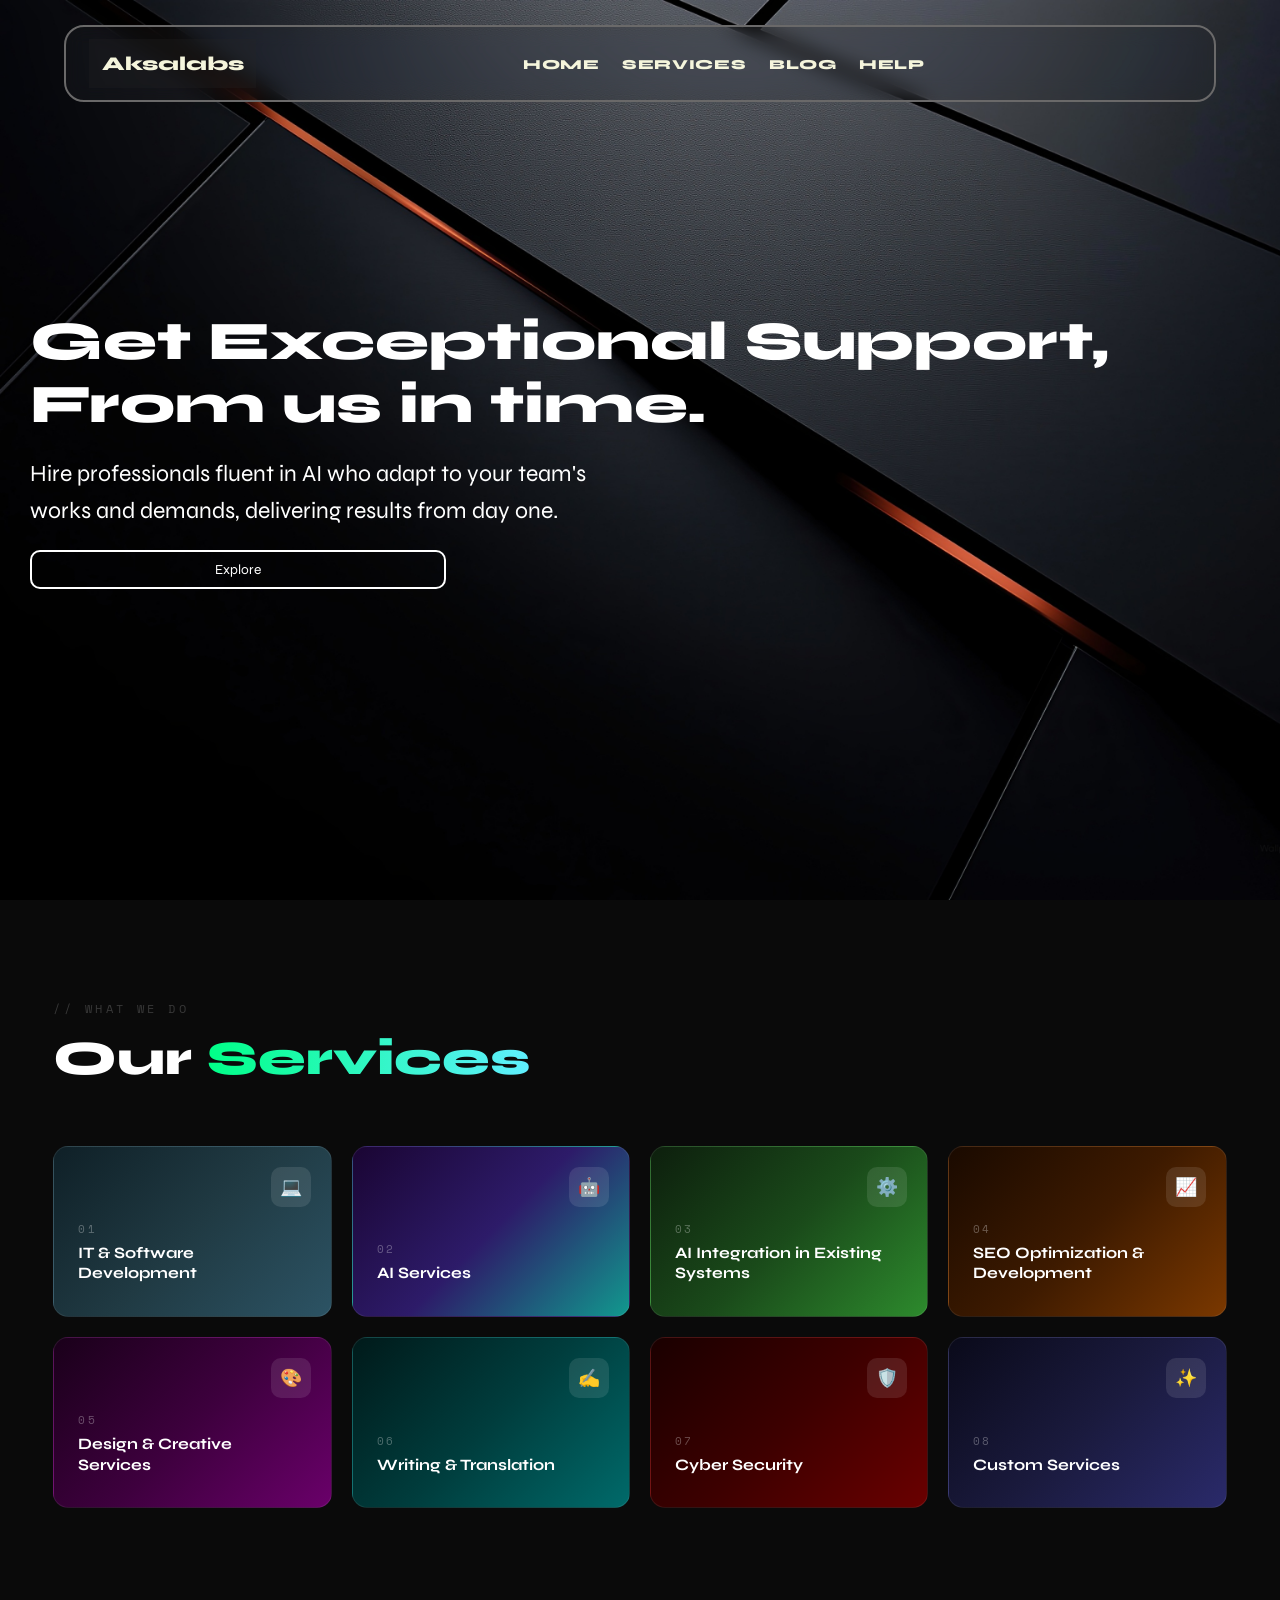
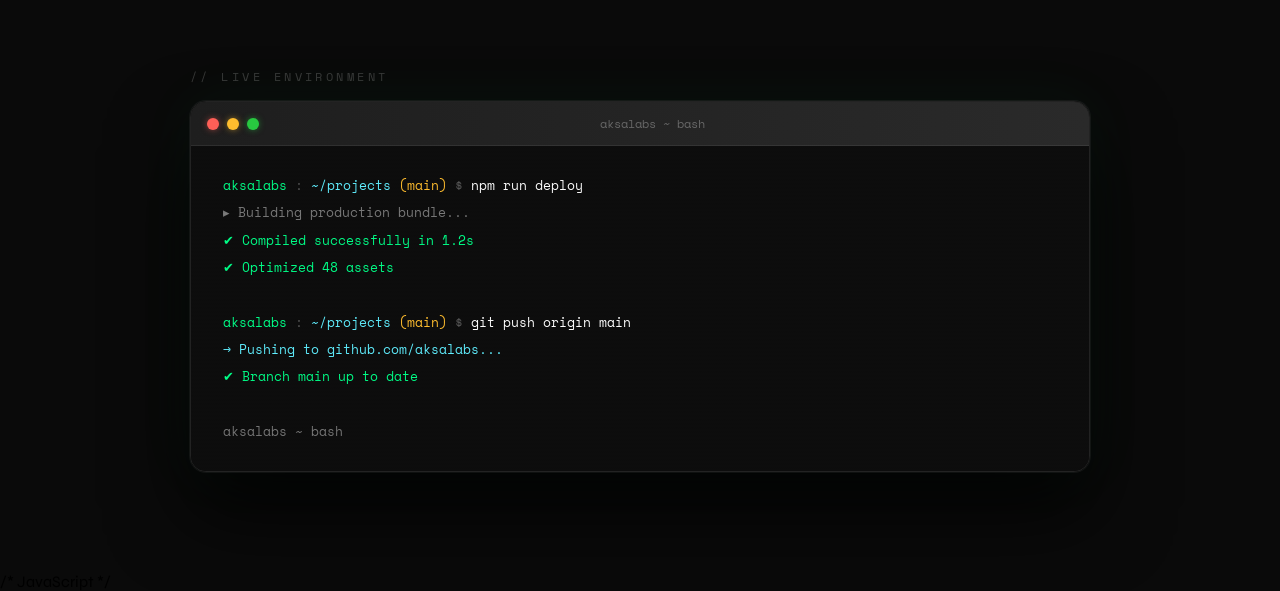
<file: index.html>
<!DOCTYPE html>
<html lang="en">
<head>
    <meta charset="UTF-8">
    <meta name="viewport" content="width=device-width, initial-scale=1.0">
    <title>Aksalabs</title>
    <link href="https://fonts.googleapis.com/css2?family=Space+Mono:wght@400;700&family=Syne:wght@400;700;800;900&display=swap" rel="stylesheet">
    <link rel="stylesheet" href="style.css">
</head>
<body>

    <!-- Checkbox OUTSIDE nav so ~ sibling selector can reach nav -->
    <input type="checkbox" id="nav-toggle">

    <!-- NAV -->
    <nav>
        <h1 class="nav-logo">Aksalabs</h1>

        <!-- Hamburger — only visible below 1092px -->
        <label class="hamburger-label" for="nav-toggle">
            <span></span>
            <span></span>
            <span></span>
        </label>

        <ul class="nav-links">
            <li><a href="">Home</a></li>
            <li><a href="">Services</a></li>
            <li><a href="">Blog</a></li>
            <li><a href="">Help</a></li>
        </ul>
    </nav>

    <!-- HERO -->
    <main>
        <img src="background.jpeg" alt="background">
        <h1>Get Exceptional Support,<br>From us in time.</h1>
        <h3>
            Hire professionals fluent in AI who adapt to your team's<br>
            works and demands, delivering results from day one.
        </h3>
        <a href="#serviceclass" class="explorebtn">
            <span class="btn-text">Explore</span>
            <span class="btnicon">
                <svg xmlns="http://www.w3.org/2000/svg" width="15" height="15" viewBox="0 0 24 24"
                     fill="none" stroke="currentColor" stroke-width="2"
                     stroke-linecap="round" stroke-linejoin="round">
                    <line x1="22" y1="2" x2="11" y2="13"></line>
                    <polygon points="22 2 15 22 11 13 2 9 22 2"></polygon>
                </svg>
            </span>
        </a>
    </main>

    <!-- SERVICES -->
    <section class="services-section" id="serviceclass">
        <p class="services-label">// what we do</p>
        <h2 class="services-heading">Our <span>Services</span></h2>
        <div class="serviceclass">

            <a href="" class="servicelooks">
                <span class="card-icon">💻</span>
                <span class="card-number">01</span>
                <span class="card-title">IT & Software Development</span>
                <span class="card-arrow">
                    <svg width="14" height="14" viewBox="0 0 24 24" fill="none" stroke="white" stroke-width="2">
                        <line x1="7" y1="17" x2="17" y2="7"/><polyline points="7 7 17 7 17 17"/>
                    </svg>
                </span>
            </a>

            <a href="" class="servicelooks">
                <span class="card-icon">🤖</span>
                <span class="card-number">02</span>
                <span class="card-title">AI Services</span>
                <span class="card-arrow">
                    <svg width="14" height="14" viewBox="0 0 24 24" fill="none" stroke="white" stroke-width="2">
                        <line x1="7" y1="17" x2="17" y2="7"/><polyline points="7 7 17 7 17 17"/>
                    </svg>
                </span>
            </a>

            <a href="" class="servicelooks">
                <span class="card-icon">⚙️</span>
                <span class="card-number">03</span>
                <span class="card-title">AI Integration in Existing Systems</span>
                <span class="card-arrow">
                    <svg width="14" height="14" viewBox="0 0 24 24" fill="none" stroke="white" stroke-width="2">
                        <line x1="7" y1="17" x2="17" y2="7"/><polyline points="7 7 17 7 17 17"/>
                    </svg>
                </span>
            </a>

            <a href="" class="servicelooks">
                <span class="card-icon">📈</span>
                <span class="card-number">04</span>
                <span class="card-title">SEO Optimization & Development</span>
                <span class="card-arrow">
                    <svg width="14" height="14" viewBox="0 0 24 24" fill="none" stroke="white" stroke-width="2">
                        <line x1="7" y1="17" x2="17" y2="7"/><polyline points="7 7 17 7 17 17"/>
                    </svg>
                </span>
            </a>

            <a href="" class="servicelooks">
                <span class="card-icon">🎨</span>
                <span class="card-number">05</span>
                <span class="card-title">Design & Creative Services</span>
                <span class="card-arrow">
                    <svg width="14" height="14" viewBox="0 0 24 24" fill="none" stroke="white" stroke-width="2">
                        <line x1="7" y1="17" x2="17" y2="7"/><polyline points="7 7 17 7 17 17"/>
                    </svg>
                </span>
            </a>

            <a href="" class="servicelooks">
                <span class="card-icon">✍️</span>
                <span class="card-number">06</span>
                <span class="card-title">Writing & Translation</span>
                <span class="card-arrow">
                    <svg width="14" height="14" viewBox="0 0 24 24" fill="none" stroke="white" stroke-width="2">
                        <line x1="7" y1="17" x2="17" y2="7"/><polyline points="7 7 17 7 17 17"/>
                    </svg>
                </span>
            </a>

            <a href="" class="servicelooks">
                <span class="card-icon">🛡️</span>
                <span class="card-number">07</span>
                <span class="card-title">Cyber Security</span>
                <span class="card-arrow">
                    <svg width="14" height="14" viewBox="0 0 24 24" fill="none" stroke="white" stroke-width="2">
                        <line x1="7" y1="17" x2="17" y2="7"/><polyline points="7 7 17 7 17 17"/>
                    </svg>
                </span>
            </a>

            <a href="" class="servicelooks">
                <span class="card-icon">✨</span>
                <span class="card-number">08</span>
                <span class="card-title">Custom Services</span>
                <span class="card-arrow">
                    <svg width="14" height="14" viewBox="0 0 24 24" fill="none" stroke="white" stroke-width="2">
                        <line x1="7" y1="17" x2="17" y2="7"/><polyline points="7 7 17 7 17 17"/>
                    </svg>
                </span>
            </a>

        </div>
    </section>

    <!-- TERMINAL -->
    <section class="terminal-section">
        <div class="terminal-wrapper">
            <p class="terminal-label">// live environment</p>
            <div class="terminal-container">

                <div class="terminal-head">
                    <span class="terminal-dot dot-red"></span>
                    <span class="terminal-dot dot-yellow"></span>
                    <span class="terminal-dot dot-green"></span>
                    <span class="terminal-title">aksalabs ~ bash</span>
                </div>

                <div class="terminal-area">

                    <div class="terminal-line">
                        <span class="t-prompt">aksalabs</span>
                        <span class="t-sep">:</span>
                        <span class="t-path">~/projects</span>
                        <span class="t-git">(main)</span>
                        <span class="t-sep">$</span>
                        <span class="t-cmd">npm run deploy</span>
                    </div>
                    <span class="t-output">▸ Building production bundle...</span>
                    <span class="t-output t-success">✔ Compiled successfully in 1.2s</span>
                    <span class="t-output t-success">✔ Optimized 48 assets</span>
                    <span class="t-output">&nbsp;</span>

                    <div class="terminal-line">
                        <span class="t-prompt">aksalabs</span>
                        <span class="t-sep">:</span>
                        <span class="t-path">~/projects</span>
                        <span class="t-git">(main)</span>
                        <span class="t-sep">$</span>
                        <span class="t-cmd">git push origin main</span>
                    </div>
                    <span class="t-output t-info">→ Pushing to github.com/aksalabs...</span>
                    <span class="t-output t-success">✔ Branch main up to date</span>
                    <span class="t-output">&nbsp;</span>

                    <div class="terminal-line2">
                        <div class="added-data" style="color: whitesmoke; font-size: 18px; font-weight: 900;"></div>
                        <input type="text" placeholder="aksalabs ~ bash" class="terminal-input">
                    </div>
                </div>
            </div>
        </div>
    </section>

    /* JavaScript */
    <script src="main.js"></script>
    <script src="index.js"></script>
</body>
</html>
</file>
<file: style.css>
* { box-sizing: border-box; margin: 0; padding: 0; }

html {scroll-behavior: smooth;}

body {
    background: #0a0a0a;
    font-family: 'Syne', sans-serif;
}

#nav-toggle { display: none; }

/* ── NAV ── */
nav {
    position: fixed;
    top: 25px;
    left: 50%;
    transform: translateX(-50%);
    width: 90%;
    height: clamp(60px, calc(4rem + 1vw), 80px);
    border-radius: 20px;
    background: rgba(39, 38, 38, 0.266);
    backdrop-filter: blur(10px) saturate(180%);
    -webkit-backdrop-filter: blur(10px) saturate(180%);
    border: 2px solid #6a6969;
    transition: transform 1s ease, backdrop-filter 2s ease, height 0.35s ease;
    display: flex;
    justify-content: space-between;
    align-items: center;
    z-index: 1000;
    overflow: hidden;
    padding: 0 clamp(12px, calc(10px + 1vw), 24px);
}

nav:hover {
    transform: translateX(-50%) scale(1.05);
    backdrop-filter: blur(0px) saturate(100%);
    -webkit-backdrop-filter: blur(0px) saturate(100%);
}

.nav-logo {
    padding: clamp(0.5rem, calc(0.4rem + 0.5vw), 1rem);
    color: beige;
    font-weight: 900;
    font-size: clamp(1rem, calc(0.9rem + 0.4vw), 1.4rem);
    white-space: nowrap;
    flex-shrink: 0;
    backdrop-filter: blur(0px) saturate(100%) ;
    -webkit-backdrop-filter: blur(0px) saturate(100%);
}

.nav-logo {
    padding: clamp(0.5rem, calc(0.4rem + 0.5vw), 1rem);
    color: beige;
    font-weight: 900;
    font-size: clamp(1rem, calc(0.9rem + 0.4vw), 1.4rem);
    white-space: nowrap;
    flex-shrink: 0;
}

.nav-links {
    display: flex;
    justify-content: center;
    align-items: center;
    list-style: none;
    height: 100%;
    flex: 1;
}

.nav-links li {
    padding: clamp(0.4rem, calc(0.3rem + 0.5vw), 1rem);
}

nav a {
    text-transform: uppercase;
    text-decoration: none;
    color: beige;
    font-weight: 900;
    font-size: clamp(0.7rem, calc(0.62rem + 0.3vw), 0.95rem);
    letter-spacing: 0.05em;
    transition: color 0.2s ease;
}

nav a:hover { color: #00ff87; }

/* Hamburger label — hidden on desktop, shown below 1092px */
.hamburger-label {
    display: none;
    cursor: pointer;
    flex-direction: column;
    gap: 5px;
    flex-shrink: 0;
}

.hamburger-label span {
    display: block;
    width: 24px;
    height: 2px;
    background: #fff;
    border-radius: 2px;
    transition: transform 0.3s ease, opacity 0.3s ease;
    transform-origin: center;
}

/* Animate to X when checked */
#nav-toggle:checked ~ nav .hamburger-label span:nth-child(1) {
    transform: translateY(7px) rotate(45deg);
}
#nav-toggle:checked ~ nav .hamburger-label span:nth-child(2) {
    opacity: 0;
    transform: scaleX(0);
}
#nav-toggle:checked ~ nav .hamburger-label span:nth-child(3) {
    transform: translateY(-7px) rotate(-45deg);
}

/* ── HERO ── */
main {
    display: flex;
    flex-direction: column;
    align-items: flex-start;
    justify-content: center;
    height: 100vh;
    width: 100vw;
}

main img {
    object-fit: cover;
    width: 100%;
    height: 100%;
    position: absolute;
    top: 0; left: 0;
    z-index: -1;
}

main h1 {
    color: #fff;
    font-size: clamp(2rem, calc(1.4rem + 2.5vw), 4rem);
    font-weight: 900;
    margin-left: clamp(20px, calc(15px + 1.5vw), 30px);
    line-height: 1.15;
}

main h3 {
    color: #fff;
    font-size: clamp(0.9rem, calc(0.8rem + 0.8vw), 1.6rem);
    font-weight: 400;
    margin-top: 20px;
    margin-left: clamp(20px, calc(15px + 1.5vw), 30px);
    line-height: 1.6;
}

.explorebtn {
    color: #fff;
    text-decoration: none;
    border: 2px solid #fff;
    border-radius: 10px;
    height: clamp(36px, calc(32px + 0.5vw), 44px);
    width: clamp(200px, calc(160px + 20vw), 500px);
    margin-left: clamp(20px, calc(15px + 1.5vw), 30px);
    margin-top: 20px;
    position: relative;
    overflow: hidden;
    display: flex;
    align-items: center;
    justify-content: center;
}

.explorebtn:hover {
    background-color: #fff;
    color: #000;
    transition: 1s ease all;
}

.btn-text {
    position: absolute;
    top: 50%; 
    left: 50%;
    transform: translate(-50%, -50%);
    transition: 1s ease all;
    font-size: clamp(0.75rem, calc(0.7rem + 0.2vw), 0.9rem);
}

.btnicon {
    position: absolute;
    top: 60%; left: 100%;
    transform: translateY(-50%);
    transition: 1s ease all;
    opacity: 0;
}

.explorebtn:hover .btn-text  { transform: translate(-90px, -50%); }
.explorebtn:hover .btnicon   { opacity: 1; transform: translateY(-50%) translateX(-220px) scale(1.5); }

/* ── SERVICES SECTION ── */
.services-section {
    width: 100%;
    padding: clamp(60px, calc(50px + 5vw), 100px) clamp(20px, calc(15px + 3vw), 60px);
    background: #0a0a0a;
}

.services-label {
    font-family: 'Space Mono', monospace;
    color: #ffffff30;
    font-size: clamp(0.65rem, calc(0.6rem + 0.15vw), 0.75rem);
    letter-spacing: 0.3em;
    text-transform: uppercase;
    margin-bottom: 16px;
}

.services-heading {
    color: #fff;
    font-size: clamp(1.8rem, calc(1.4rem + 2vw), 3rem);
    font-weight: 900;
    margin: 0 0 clamp(30px, calc(24px + 3vw), 60px) 0;
    line-height: 1.1;
}

.services-heading span {
    background: linear-gradient(90deg, #00ff87, #60efff);
    -webkit-background-clip: text;
    -webkit-text-fill-color: transparent;
}

.serviceclass {
    display: grid;
    grid-template-columns: repeat(4, 1fr);
    gap: clamp(12px, calc(10px + 0.8vw), 20px);
    width: 100%;
}

/* ── SERVICE CARDS ── */
.servicelooks {
    position: relative;
    text-decoration: none;
    border-radius: clamp(12px, calc(10px + 0.4vw), 16px);
    padding: clamp(20px, calc(16px + 1.5vw), 32px) clamp(16px, calc(14px + 1vw), 24px);
    min-height: clamp(140px, calc(120px + 4vw), 180px);
    display: flex;
    flex-direction: column;
    align-items: flex-start;
    justify-content: flex-end;
    overflow: hidden;
    border: 1px solid rgba(255,255,255,0.08);
    transition: transform 0.4s cubic-bezier(0.23, 1, 0.32, 1),
                box-shadow 0.4s ease,
                border-color 0.4s ease;
    cursor: pointer;
}

.servicelooks::before {
    content: '';
    position: absolute;
    inset: 0;
    opacity: 0;
    transition: opacity 0.4s ease;
    border-radius: inherit;
}

.servicelooks:hover {
    transform: translateY(-6px) scale(1.02);
    border-color: rgba(255,255,255,0.2);
}

.servicelooks:hover::before { opacity: 1; }

/* Individual gradients */
.servicelooks:nth-child(1) { background: linear-gradient(135deg, #0f2027, #203a43, #2c5364); }
.servicelooks:nth-child(1)::before { background: linear-gradient(135deg, #1a3a4a, #2980b9); }
.servicelooks:nth-child(1):hover { box-shadow: 0 20px 60px rgba(41,128,185,0.3); }

.servicelooks:nth-child(2) { background: linear-gradient(135deg, #1a0533, #2d1b69, #11998e); }
.servicelooks:nth-child(2)::before { background: linear-gradient(135deg, #360d6e, #7b2ff7); }
.servicelooks:nth-child(2):hover { box-shadow: 0 20px 60px rgba(123,47,247,0.3); }

.servicelooks:nth-child(3) { background: linear-gradient(135deg, #0d1f0d, #1a4a1a, #2d8a2d); }
.servicelooks:nth-child(3)::before { background: linear-gradient(135deg, #1a4a1a, #00c853); }
.servicelooks:nth-child(3):hover { box-shadow: 0 20px 60px rgba(0,200,83,0.3); }

.servicelooks:nth-child(4) { background: linear-gradient(135deg, #1a0a00, #3d1a00, #7a3800); }
.servicelooks:nth-child(4)::before { background: linear-gradient(135deg, #5c2a00, #ff6f00); }
.servicelooks:nth-child(4):hover { box-shadow: 0 20px 60px rgba(255,111,0,0.3); }

.servicelooks:nth-child(5) { background: linear-gradient(135deg, #1a001a, #3d003d, #6a006a); }
.servicelooks:nth-child(5)::before { background: linear-gradient(135deg, #5c005c, #e91e8c); }
.servicelooks:nth-child(5):hover { box-shadow: 0 20px 60px rgba(233,30,140,0.3); }

.servicelooks:nth-child(6) { background: linear-gradient(135deg, #001a1a, #003d3d, #006a6a); }
.servicelooks:nth-child(6)::before { background: linear-gradient(135deg, #005c5c, #00bcd4); }
.servicelooks:nth-child(6):hover { box-shadow: 0 20px 60px rgba(0,188,212,0.3); }

.servicelooks:nth-child(7) { background: linear-gradient(135deg, #1a0000, #3d0000, #6a0000); }
.servicelooks:nth-child(7)::before { background: linear-gradient(135deg, #5c0000, #f44336); }
.servicelooks:nth-child(7):hover { box-shadow: 0 20px 60px rgba(244,67,54,0.3); }

.servicelooks:nth-child(8) { background: linear-gradient(135deg, #0a0a1a, #1a1a3d, #2a2a6a); }
.servicelooks:nth-child(8)::before { background: linear-gradient(135deg, #1a1a5c, #3f51b5); }
.servicelooks:nth-child(8):hover { box-shadow: 0 20px 60px rgba(63,81,181,0.3); }

.card-icon {
    position: absolute;
    top: clamp(12px, calc(10px + 0.8vw), 20px);
    right: clamp(12px, calc(10px + 0.8vw), 20px);
    width: clamp(32px, calc(28px + 1vw), 40px);
    height: clamp(32px, calc(28px + 1vw), 40px);
    border-radius: 10px;
    background: rgba(255,255,255,0.1);
    display: flex;
    align-items: center;
    justify-content: center;
    font-size: clamp(0.9rem, calc(0.8rem + 0.4vw), 1.2rem);
    transition: transform 0.3s ease, background 0.3s ease;
}

.servicelooks:hover .card-icon {
    transform: rotate(15deg) scale(1.1);
    background: rgba(255,255,255,0.2);
}

.card-number {
    font-family: 'Space Mono', monospace;
    font-size: clamp(0.6rem, calc(0.55rem + 0.15vw), 0.7rem);
    color: rgba(255,255,255,0.3);
    letter-spacing: 0.2em;
    margin-bottom: 6px;
    position: relative;
    z-index: 1;
}

.card-title {
    color: #fff;
    font-size: clamp(0.8rem, calc(0.75rem + 0.3vw), 1rem);
    font-weight: 700;
    line-height: 1.3;
    z-index: 1;
    position: relative;
}

.card-arrow {
    position: absolute;
    bottom: clamp(12px, calc(10px + 0.8vw), 20px);
    right: clamp(12px, calc(10px + 0.8vw), 20px);
    width: 30px;
    height: 30px;
    border-radius: 50%;
    background: rgba(255,255,255,0.1);
    display: flex;
    align-items: center;
    justify-content: center;
    opacity: 0;
    transform: translateX(-8px);
    transition: opacity 0.3s ease, transform 0.3s ease;
}

.servicelooks:hover .card-arrow {
    opacity: 1;
    transform: translateX(0);
}

/* ── TERMINAL SECTION ── */
.terminal-section {
    width: 100%;
    padding: clamp(40px, calc(30px + 3vw), 60px) clamp(20px, calc(15px + 3vw), 60px) clamp(60px, calc(50px + 5vw), 100px);
    background: #0a0a0a;
    display: flex;
    justify-content: center;
}

.terminal-wrapper {
    width: 100%;
    max-width: 900px;
}

.terminal-label {
    font-family: 'Space Mono', monospace;
    color: #ffffff30;
    font-size: clamp(0.65rem, calc(0.6rem + 0.15vw), 0.75rem);
    letter-spacing: 0.3em;
    text-transform: uppercase;
    margin-bottom: 16px;
}

.terminal-container {
    border-radius: 16px;
    overflow: hidden;
    border: 1px solid rgba(255,255,255,0.1);
    box-shadow: 0 0 0 1px rgba(255,255,255,0.05),
                0 40px 80px rgba(0,0,0,0.8),
                0 0 60px rgba(0,255,135,0.05);
}

.terminal-head {
    background: linear-gradient(90deg, #1e1e1e, #2a2a2a);
    height: 44px;
    display: flex;
    align-items: center;
    padding: 0 16px;
    gap: 8px;
    border-bottom: 1px solid rgba(255,255,255,0.07);
}

.terminal-dot { width: 12px; height: 12px; border-radius: 50%; }
.dot-red    { background: #ff5f57; box-shadow: 0 0 6px #ff5f5780; }
.dot-yellow { background: #ffbd2e; box-shadow: 0 0 6px #ffbd2e80; }
.dot-green  { background: #28c840; box-shadow: 0 0 6px #28c84080; }

.terminal-title {
    flex: 1;
    text-align: center;
    font-family: 'Space Mono', monospace;
    font-size: clamp(0.65rem, calc(0.6rem + 0.15vw), 0.75rem);
    color: rgba(255,255,255,0.3);
    margin-right: 36px;
}

.terminal-area {
    background: #0d0d0d;
    padding: clamp(16px, calc(14px + 1.5vw), 28px) clamp(16px, calc(14px + 2vw), 32px);
    min-height: clamp(180px, calc(160px + 8vw), 260px);
    max-height: 500px;
    font-family: 'Space Mono', monospace;
    font-size: clamp(0.7rem, calc(0.65rem + 0.2vw), 0.85rem);
    line-height: 1.8;
    position: relative;
    overflow-y: auto;
    overflow-anchor: auto;
}

.terminal-line {
    display: flex;
    align-items: center;
    gap: 8px;
    margin-bottom: 4px;
    flex-wrap: nowrap;
}

.terminal-input {
    background: transparent;
    border: none;
    outline: none;
    color: #ffffff;
    font-family: 'Space Mono', monospace;
    font-size: clamp(0.7rem, calc(0.65rem + 0.2vw), 0.85rem);
    line-height: 1.8;
    flex: 1;
}

.t-prompt  { color: #00ff87; white-space: nowrap; }
.t-path    { color: #60efff; white-space: nowrap; }
.t-git     { color: #ffbd2e; white-space: nowrap; }
.t-cmd     { color: #ffffff; }
.t-sep     { color: rgba(255,255,255,0.3); }
.t-output  { color: rgba(255,255,255,0.45); display: block; margin-bottom: 4px; }
.t-success { color: #00ff87; }
.t-error   { color: #ff5f57; }
.t-info    { color: #60efff; }

.terminal-area::after {
    content: '';
    position: absolute;
    inset: 0;
    background: repeating-linear-gradient(
        0deg, transparent, transparent 2px,
        rgba(0,0,0,0.04) 2px, rgba(0,0,0,0.04) 4px
    );
    pointer-events: none;
}

@media (max-width: 1092px) { 
    .hamburger-label { display: flex; }

    nav {
        flex-wrap: wrap;
        align-items: center;
        height: clamp(60px, calc(4rem + 1vw), 80px);
        overflow: hidden;
        transition: height 0.35s ease,
                    transform 1s ease,
                    backdrop-filter 2s ease;
    }

    /* Disable scale hover on mobile */
    nav:hover { transform: translateX(-50%); }

    /* Logo stays left */
    .nav-logo {
        flex: 1;
    }

    /* Links drop BELOW the logo+hamburger row — full width */
    .nav-links {
        flex-direction: column;
        align-items: center;
        justify-content: center;
        /* Push to its own row */
        flex-basis: 100%;
        order: 3;
        width: 100%;
        height: auto;
        max-height: 0;
        overflow: hidden;
        padding: 0;
        transition: max-height 0.35s ease,
                    padding 0.35s ease;
    }

    .nav-links li {
        padding: clamp(10px, calc(8px + 0.5vw), 14px) 0;
        border-bottom: 1px solid rgba(255,255,255,0.06);
        width: 100%;
        text-align: center;
    }

    .nav-links li:last-child { border-bottom: none; }

    nav a {
        font-size: clamp(0.8rem, calc(0.75rem + 0.3vw), 1rem);
    }

    /* Checked → expand nav */
    #nav-toggle:checked ~ nav {
        height: auto;
    }

    #nav-toggle:checked ~ nav .nav-links {
        max-height: 300px;
        padding: clamp(8px, calc(6px + 0.5vw), 12px) 0;
        border-top: 1px solid rgba(255,255,255,0.06);
    }

    /* Grid → 2 cols */
    .serviceclass {
        grid-template-columns: repeat(2, 1fr);
    }
}

/* ── below 600px ── */
@media (max-width: 600px) {
    .serviceclass {
        grid-template-columns: 1fr;
    }

    main h3 br { display: none; }

    .terminal-line { flex-wrap: wrap; gap: 4px; }
}
</file>
